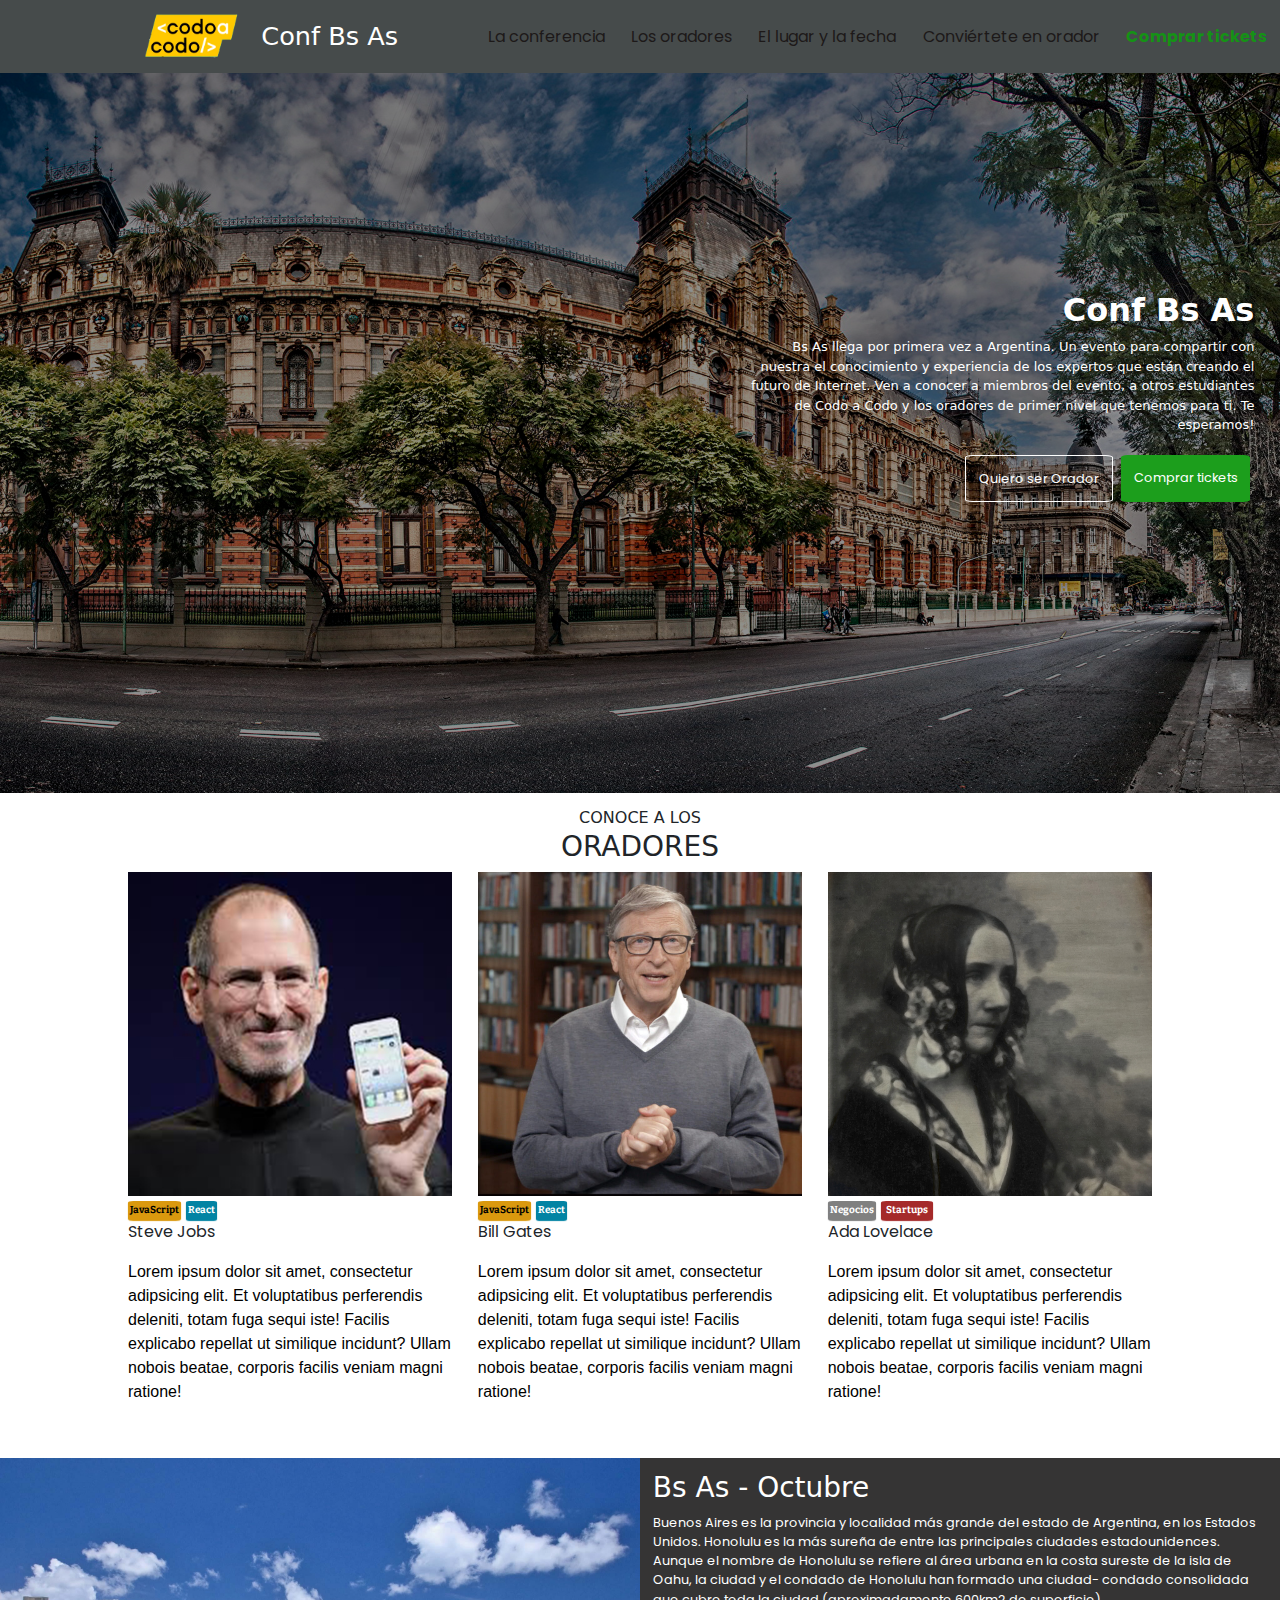
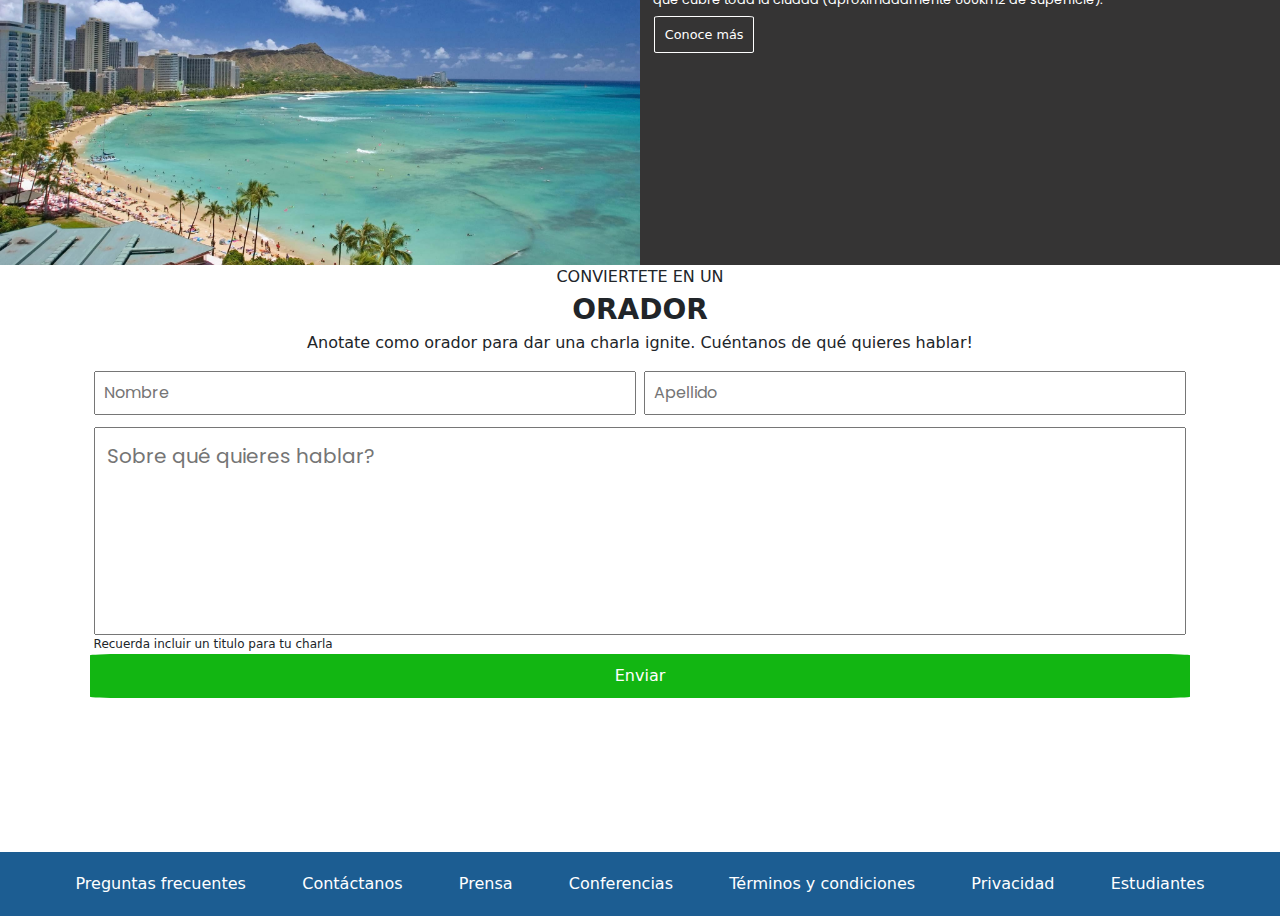
<file: index.html>
<!DOCTYPE html>
<html lang="es">

<head>
    <meta charset="UTF-8">
    <meta name="viewport" content="width=device-width, initial-scale=1.0">
    <link rel="preconnect" href="https://fonts.googleapis.com">
    <link rel="preconnect" href="https://fonts.gstatic.com" crossorigin>
    <link
        href="https://fonts.googleapis.com/css2?family=Bitter:wght@700&family=Bricolage+Grotesque&family=Open+Sans:wght@700&family=Poppins:wght@300&display=swap"
        rel="stylesheet">
    <link rel="stylesheet" href="https://cdn.jsdelivr.net/npm/bootstrap@5.2.3/dist/css/bootstrap.min.css">
    <link rel="stylesheet" href="estilos.css">

    <title>TP INTEGRADOR</title>
</head>

<body>
    <header class="header-container">
        <div class="col-2"><img class="img" src="./img/codoacodo.png" alt=""></div>
        <div class="conf col-2 ms-5">Conf Bs As</div>
        <nav class="navbar d-flex">
            <a href="#">La conferencia</a>
            <a href="#">Los oradores</a>
            <a href="#">El lugar y la fecha</a>
            <a href="#">Conviértete en orador</a>
            <a href="tickets.html"><span class="span">Comprar tickets</span></a>

        </nav>
    </header>
    <main class="main">
        <div class="foto">
            <img class="img2" src="./img/ba1.jpg" alt="">
            <div class="cptransp">
            </div>
            <div class="tf">
                <h1>Conf Bs As</h1>
                <p>Bs As llega por primera vez a Argentina. Un evento para compartir con
                    nuestra el conocimiento y experiencia de los expertos que
                    están creando el futuro de Internet. Ven a conocer a miembros del
                    evento, a otros estudiantes de Codo a Codo y los oradores de primer
                    nivel que tenemos para ti. Te esperamos!</p>

                <div class="botones">
                    <a class="btn-nada" href="#">Quiero ser Orador</a>
                    <a class="btn-verde" href="tickets.html">Comprar tickets</a>
                </div>
            </div>
        </div>
        <div>
            <div class="subtitulo">
                <p>CONOCE A LOS</p>
                <h3>ORADORES</h3>
            </div>
            <div class="contenedor">
                <div class="caja1">
                    <img class="cardsimg" src="./img/steve.jpg" alt="">
                    <div class="logojavareact">
                        <p class="p1">JavaScript</p>
                        <p class="p2">React</p>
                    </div>
                    <div>
                        <p class="nombre1">Steve Jobs</p>
                    </div>
                    <div class="texto">
                        <p>Lorem ipsum dolor sit amet, consectetur adipsicing
                            elit. Et voluptatibus perferendis deleniti, totam fuga
                            sequi iste! Facilis explicabo repellat ut similique
                            incidunt? Ullam nobois beatae, corporis facilis veniam
                            magni ratione!</p>
                    </div>
                </div>
                <div class="caja2">
                    <img class="cardsimg" src="./img/bill.jpg" alt="">
                    <div class="logojavareact">
                        <p class="p1">JavaScript</p>
                        <p class="p2">React</p>
                    </div>
                    <div>
                        <p class="nombre1">Bill Gates</p>
                    </div>
                    <div class="texto">
                        <p>Lorem ipsum dolor sit amet, consectetur adipsicing
                            elit. Et voluptatibus perferendis deleniti, totam fuga
                            sequi iste! Facilis explicabo repellat ut similique
                            incidunt? Ullam nobois beatae, corporis facilis veniam
                            magni ratione!</p>
                    </div>
                </div>
                <div class="caja3">
                    <img class="cardsimg" src="./img/ada.jpeg" alt="">
                    <div class="logonegociost">
                        <p class="p3">Negocios</p>
                        <p class="p4">Startups</p>
                    </div>
                    <div>
                        <p class="nombre1">Ada Lovelace</p>
                    </div>
                    <div class="texto">
                        <p>Lorem ipsum dolor sit amet, consectetur adipsicing
                            elit. Et voluptatibus perferendis deleniti, totam fuga
                            sequi iste! Facilis explicabo repellat ut similique
                            incidunt? Ullam nobois beatae, corporis facilis veniam
                            magni ratione!</p>
                    </div>
                </div>
            </div>
            <div class="conbottom">
                <div>
                    <img class="img3" src="img/honolulu.jpg" alt="">
                </div>
                <div class="texto1">
                    <h3> Bs As - Octubre</h3>
                    <p>Buenos Aires es la provincia y localidad más grande del estado de Argentina, en los Estados
                        Unidos. Honolulu es la
                        más sureña de entre las principales ciudades estadounidences. Aunque el nombre de Honolulu se
                        refiere al área
                        urbana en la costa sureste de la isla de Oahu, la ciudad y el condado de Honolulu han formado
                        una ciudad-
                        condado consolidada que cubre toda la ciudad (aproximadamente 600km2 de superficie).</p>
                    <a class="btn-nada" href="#">Conoce más</a>
                </div>
            </div>
            <div>
                <p class="fs-6 text-center m-0 p-0">CONVIERTETE EN UN </p>
                <p class="fs-3 text-center m-0 p-0 fw-bold">ORADOR</p>
                <p class="fs-9 text-center m-0 p-0">Anotate como orador para dar una charla ignite. Cuéntanos de qué
                    quieres hablar!</p>
            </div>

            <!-- FORMULARIO -->
            <form action="" method="post">
                <div class="form row g-1 gx-2">
                    <div class="col-6 mb-0">
                        <input type="text" class="nombre col-12 p-2 m-0" name="nombre" placeholder="Nombre">
                    </div>
                    <div class="col-6 mb-0">
                        <input type="text" class="apellido col-12 p-2 m-0" name="apellido" placeholder="Apellido">
                    </div>
                    <div class="col-12">
                        <textarea rows="6" cols="150" class="descripcion mt-2 fs-5" name="descripcion" placeholder="Sobre qué quieres hablar?"></textarea>
                    </div>
                    <sup class="mt-2 fw-medium">Recuerda incluir un titulo para tu charla</sup>
                    <input class="boton" type="submit" value="Enviar">
                </div>
            </form>

        </div>
        </div>
    </main>
    <footer class="footer d-flex">
        <div>
            <a href="#">Preguntas frecuentes</a>
            <a href="#">Contáctanos </a>
            <a href="#">Prensa</a>
            <a href="#">Conferencias</a>
            <a href="#">Términos y condiciones</a>
            <a href="#">Privacidad</a>
            <a href="#">Estudiantes</a>
        </div>
    </footer>
    <script src="https://cdn.jsdelivr.net/npm/bootstrap@5.2.3/dist/js/bootstrap.bundle.min.js"></script>
    <script src="javascript.js"></script>
</body>

</html>
</file>
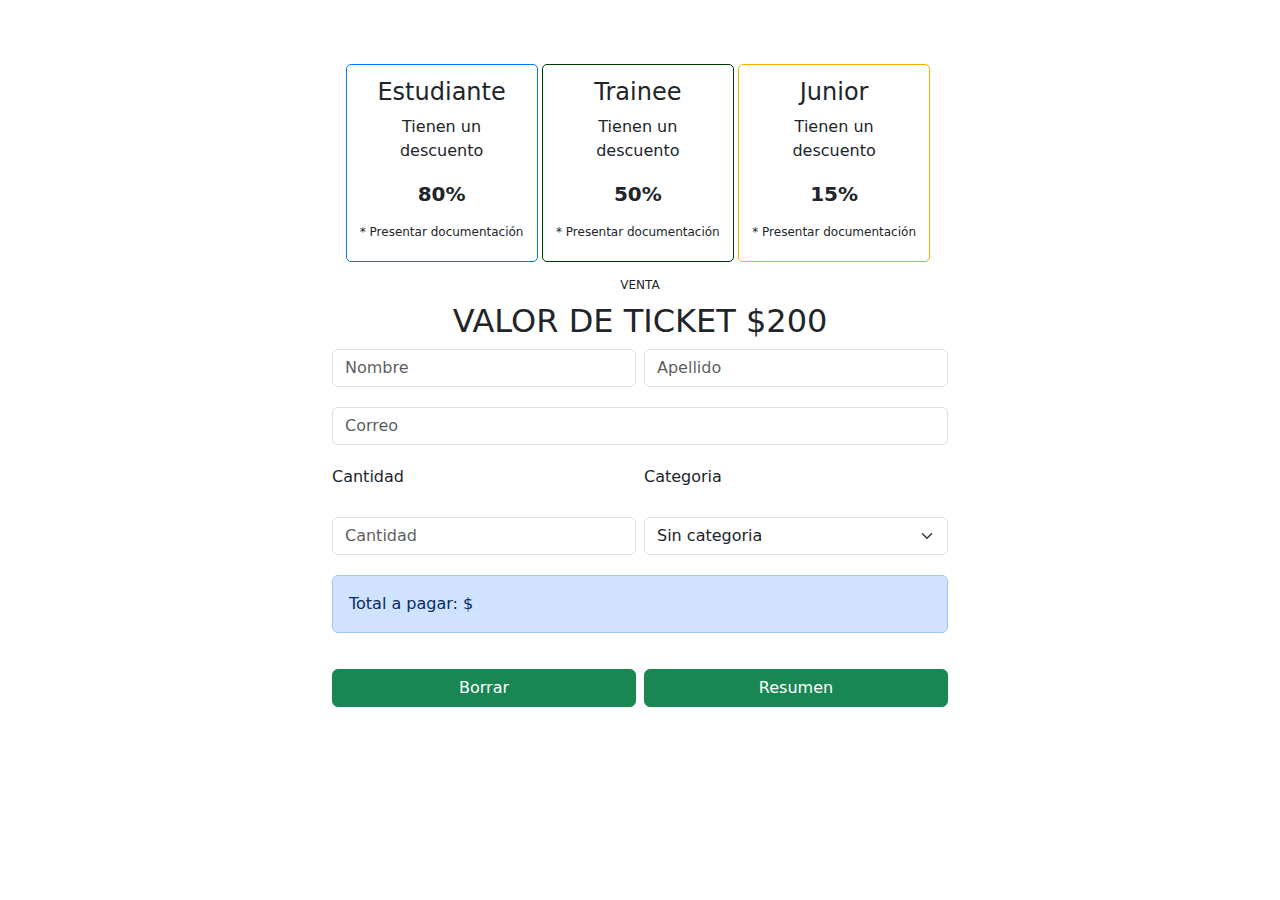
<file: tickets.html>
<!DOCTYPE html>
<html lang="en">

<head>
    <meta charset="UTF-8">
    <meta name="viewport" content="width=device-width, initial-scale=1.0">
    <link rel="stylesheet" href="https://cdn.jsdelivr.net/npm/bootstrap@5.3.2/dist/css/bootstrap.min.css">
    <link rel="stylesheet" href="style.css">
    <title>Comprar Tickets</title>
</head>

<body>
    <section class="cuadrados">
        <div class="Estudiante me-1">
            <h4>Estudiante</h4>
            <p>Tienen un descuento</p>
            <p class="fs-5 fw-bold">80%</p>
            <sup>* Presentar documentación</sup>

        </div>
        <div class="Trainee me-1">
            <h4>Trainee</h4>
            <p>Tienen un descuento</p>
            <p class="fs-5 fw-bold">50%</p>
            <sup>* Presentar documentación</sup>

        </div>
        <div class="Junior">
            <h4>Junior</h4>
            <p>Tienen un descuento</p>
            <p class="fs-5 fw-bold">15%</p>
            <sup>* Presentar documentación</sup>
        </div>
    </section>
    <div class="container w-50 pt-2">
        <div class="text-center mt-2">
            <sup>VENTA</sup>
            <h2>VALOR DE TICKET $200</h2>
        </div>

        <form class="form row g-1 gx-2">
            <div class="col-md-6 mb-3">
                <input class="form-control " type="text" placeholder="Nombre">
            </div>
            <div class="col-md-6 mb-3">
                <input class="form-control" type="text" placeholder="Apellido">
            </div>
            <div class="col-md-12 mb-3">
                <input class="form-control" type="email" placeholder="Correo">
            </div>
            <div class="col-md-6 mb-3">
                <label for="cantidad" class="form-label">Cantidad</label>
            </div>
            <div class="col-md-6 mb-3">
                <label for="categoria" class="form-label">Categoria</label>
            </div>
            <div class="col-md-6 mb-3">
                <input type="text" class="form-control cantidad" name="cantidad" id="cantidad" placeholder="Cantidad">
            </div>
            <div class="col-md-6 mb-3">
                <select id="Categoria" class="form-select">
                    <option value="">Sin categoria</option>
                    <option value="Estudiante">Estudiante</option>
                    <option value="Trainee">Trainee</option>
                    <option value="Junior">Junior</option>
                </select>
            </div>

            <div class="mb-3">
                <p class="alert alert-primary" id="totalAPagar">Total a pagar: $</p>
            </div>
            <div class="d-grid col-6 mx-auto">
                <button class="btn btn-success mb-3 btnBorrar">Borrar</button>
            </div>
            <div class="d-grid col-6 mx-auto">
                <button class="btn btn-success mb-3 btnResumen" onclick="calculoPago()">Resumen</button>
            </div>
    </div>
    </form>
    </div>
    <script src="https://cdn.jsdelivr.net/npm/bootstrap@5.3.2/dist/js/bootstrap.bundle.min.js"></script>
    <script src="script.js"></script>
</body>

</html>
</file>
<file: estilos.css>
* {
    margin: 0;
    padding: 0;
    box-sizing: border-box;
}

.header-container {
    display: flex;
    background-color: rgb(70, 75, 75);
    align-items: center;
    color: white;
  
}

.navbar {
    width: 100%;
    display: flex;
    flex-flow: row wrap;
    
}

.navbar a {
    flex: 1 0 auto;
    color: rgb(29, 25, 25);
    text-decoration: none;
    font-family: 'Bitter', serif;
    font-family: 'Bricolage Grotesque', sans-serif;
    font-family: 'Open Sans', sans-serif;
    font-family: 'Poppins', sans-serif;
    text-align: center;
    border-radius: 3%;
}

.navbar a:hover {
    color: rgb(245, 239, 239);
}

.img {
      
    width: 10vw;
    height: auto;
    margin-left: 60%;
}

.main {
    display: flex;
    flex-direction: column;
    
}

.img2 {
    position: relative;
    width: 100%;
    height: 100%;
}

.cptransp {
    
    position: absolute;
    width: 100%;
    height: 100%;
    background-color: rgba(0, 0, 0, 0.436);
    top: 0;
    left: 0;
}

.conf {
   
    font-size: 2vw;
    margin-left: 5vw;
}

.span {
    color: rgb(21, 146, 21);
    font-weight: bold;
}

.foto {
    
    position: relative;
    display: flex;
}

.tf {
    display: flex;
    flex-direction: column;
    width: 40vw;
    margin: 0 right;
    position: absolute;
    right: 2vw;
    top: 17vw;
    color: rgb(255, 255, 255);
    text-decoration: none;
    text-align: right;
    font-size: small;
   
}

.tf h1 {
    font-weight: bold;
    text-align: right;
    font-size: 2rem;
}

.botones {
    display: flex;
    border-radius: 3%;
    justify-content: right;
    align-items: right;
    
}

.botones a {
    display: block;
    padding: 1vw;
    margin: 4px;
    color: rgb(255, 255, 255);
    text-decoration: none;
    font-family: 'Bitter', serif;
    font-family: 'Bricolage Grotesque', sans-serif;
    font-family: 'Open Sans', sans-serif;
    font-family: 'Poppins', sans-serif;
    text-align: center;
    font-size: 1vw;
    border-radius: 5%;
}

.btn-verde {
    background-color: rgb(28, 158, 28);
}

.btn-nada {
    border: 1px solid white;
}

.botones a:hover {
    color: rgb(245, 239, 239);
    box-shadow: 0 1px 3px rgb(255, 255, 255);
}


.subtitulo {
    text-align: center;
    margin-top: 1vw;
}

.subtitulo p {
    text-align: center;
    margin: 0;
}

.contenedor {
    /* border: 3px solid red; */
    display: grid;
    grid-template-columns: 1fr 1fr 1fr;
    grid-template-rows: 1fr;
    grid-template-areas: "caja1 caja2 caja3";
    gap: 2vw;
    padding-left: 10vw;
    padding-right: 10vw;
    margin-bottom: 3vw;
}

.caja1 {
    grid-area: caja1;
    /* width: 25vw; */
    /* border: 3px solid red; */
}

.caja2 {
    grid-area: caja2;
    /* width: 25vw; */
    /* border: 3px solid red; */
}

.caja3 {
    grid-area: caja3;
    /* width: 25vw; */
    /* border: 3px solid red; */
}

.nombre {
    color: black;
    font-family: 'Bitter', serif;
    text-align: left;
    font-size: 2em;
}

.texto {
    color: black;
    font-family: 'Gill Sans', 'Gill Sans MT', Calibri, 'Trebuchet MS', sans-serif;
    font-weight: normal;
    text-align: left;
    font-size: 1em;
    
}

.cardsimg {
    width: 100%;
    align-items: center;
    justify-self: center;
}
.logojavareact{
    display: flex;
    margin: 0;
    padding: 0;
}
.p1 {
    color: black;
    padding: 2px;
    border-radius: 10%;
    box-shadow: 0 1px 1px rgb(218, 153, 14);
    background-color: rgb(218, 153, 14);
    margin-right: 5px;
    margin-top: 5px;
    margin-bottom: 0;
    font-size: x-small;
    font-family: 'Bitter', serif;
    font-weight: bold;
    
}

.p2 {
    color: rgb(255, 255, 255);
    padding: 2px;
    border-radius: 10%;
    box-shadow: 0 1px 1px rgb(2, 131, 163);
    background-color: rgb(2, 131, 163);
    margin-top: 5px;
    margin-bottom: 0;
    font-size: x-small;
    font-family: 'Bitter', serif;
    font-weight: bold;
}
.logonegociost{
    display: flex;
    margin: 0;
    padding: 0;
}
.p3 {
    color: rgb(255, 255, 255);
    padding: 2px;
    border-radius: 10%;
    box-shadow: 0 1px 1px gray;
    background-color: gray;
    margin-right: 5px;
    margin-top: 5px;
    margin-bottom: 0;
    font-size: x-small;
    font-family: 'Bitter', serif;
    font-weight: bold;
}

.p4 {
    color: rgb(255, 255, 255);
    padding: 2px;
    padding-inline: 5px;
    border-radius: 10%;
    box-shadow: 0 1px 1px brown;
    background-color: brown;
    margin-top: 5px;
    margin-bottom: 0;
    font-size: x-small;
    font-family: 'Bitter', serif;
    font-weight: bold;
}
.nombre1 {
    font-size: medium;
    font-family: 'Bricolage Grotesque', sans-serif;
    font-family: 'Poppins', sans-serif;
    text-align: start;
    }
.conbottom {
    display: grid;
    grid-template-columns: 1fr 1fr;
    grid-template-rows: 1fr;
    grid-auto-flow: row;
    
}

.img3 {
    width: 100%;

}

.texto1 {
    background-color: rgb(53, 52, 52);
    padding: 1vw;
    font-size: 1vw;
}

.texto1 h3 {
    color: white;
}

.texto1 p {
    color: white;
    font-family: 'Bricolage Grotesque', sans-serif;
    font-family: 'Poppins', sans-serif;
}

.texto1 a {
    padding: 10px;
    margin: 1px;
    color: rgb(255, 255, 255);
    text-decoration: none;
    text-align: center;
    border-radius: 5%;
}

.form {
    /* display: grid;
    grid-template-columns: 1fr 1fr;
    grid-template-rows: 1fr ;
    grid-template-areas: "nombre apellido"
        "descripcion descripcion"; */
    margin: 1vw 7vw 7vw;

}

.nombre {
    /* grid-area: "nombre"; */
    font-size: medium;
    font-family: 'Bricolage Grotesque', sans-serif;
    font-family: 'Poppins', sans-serif;
    text-align: start;
    /* width: 41vw; */
    margin-bottom: 1vw;
}

.apellido {
    /* grid-area: "apellido"; */
    font-size: medium;
    font-family: 'Bricolage Grotesque', sans-serif;
    font-family: 'Poppins', sans-serif;
    text-align: start;
    /* width: 41vw; */

}


.descripcion {
    /* grid-area: "descripcion"; */
    font-size: medium;
    font-family: 'Bricolage Grotesque', sans-serif;
    font-family: 'Poppins', sans-serif;
    text-align: start;
    padding: 1vw;
    resize: none;
    width: 100%;
}

.boton {
    background-color: rgb(18, 182, 18);
    color: white;
    /* width: 84vw; */
    border: 0;
    padding: 10px;
    border-radius: 3%;
    margin-bottom: 5vw;
}

.footer {
    width: 100%;
    height: 5vw;
    background-color: rgb(28, 93, 146);
    align-items: center;
    justify-content: center;
   
}

.footer a {
    text-decoration: none;
    color: white;
    font-size: medium;
    text-align: center;
    padding: 2vw;

}
@media all and(max-width: 800px){
    .navbar{
        display: flex;
        flex-wrap: wrap;
    }
   .main{
    display: flex;
    flex-flow: column ;
   }
   .footer{
    display: flex;
    flex-wrap: wrap;
    }
    .footer a{
        flex:1 0 auto;
        align-items: center;
        justify-content: center;
    }
}
@media all and(min-width: 640px){
    .navbar{
        display:flex;
        flex-flow: column;
    }
    .main{
        display: flex;
        flex-flow: column;
    }
    .footer{
        display: flex;
        flex:1 0 auto;
        
        
    }
}
</file>
<file: style.css>
.cuadrados {
    /* border: 3px solid red; */
    display: grid;
    grid-template-columns: 1fr 1fr 1fr;
    grid-row: 1fr;
    grid-template-areas: "Estudiante" "Trainee" "Junior";
    margin-top: 5vw;
    justify-content: center;
    margin-left: 27vw;
    margin-right: 27vw;   
}

.Estudiante {
    grid-area: "Estudiante";
    border: 1px solid rgb(0, 119, 255);
    width: 15vw;
    border-radius: 5px;
    padding: 1vw;
    text-align: center; 
    
}

.Trainee {
    grid-area: "Trainee";
    border: 1px solid rgb(1, 56, 1);
    width: 15vw;
    border-radius: 5px;
    padding: 1vw;
    text-align: center;
}

.Junior {
    grid-area: "Junior";
    border: 1px solid rgb(255, 174, 0);
    width: 15vw;
    border-radius: 5px;
    padding: 1vw;
    text-align: center;
}
.venta{
    font-family: 'Trebuchet MS', 'Lucida Sans Unicode', 'Lucida Grande', 'Lucida Sans', Arial, sans-serif;
    
}
.form{
    justify-content: center;
    /* margin-left: 25vw; */

}
.nombre{
    border-radius: 5px;
    border-color: rgba(128, 128, 128, 0.411);   
    padding: 6px;
    
}
.apellido{
    border-radius: 5px;
    border-color: rgba(128, 128, 128, 0.411);
    padding: 6px;
}
.correo{
    border-color: rgba(128, 128, 128, 0.411);
    border-radius: 5px;
    padding: 6px;
}
</file>
